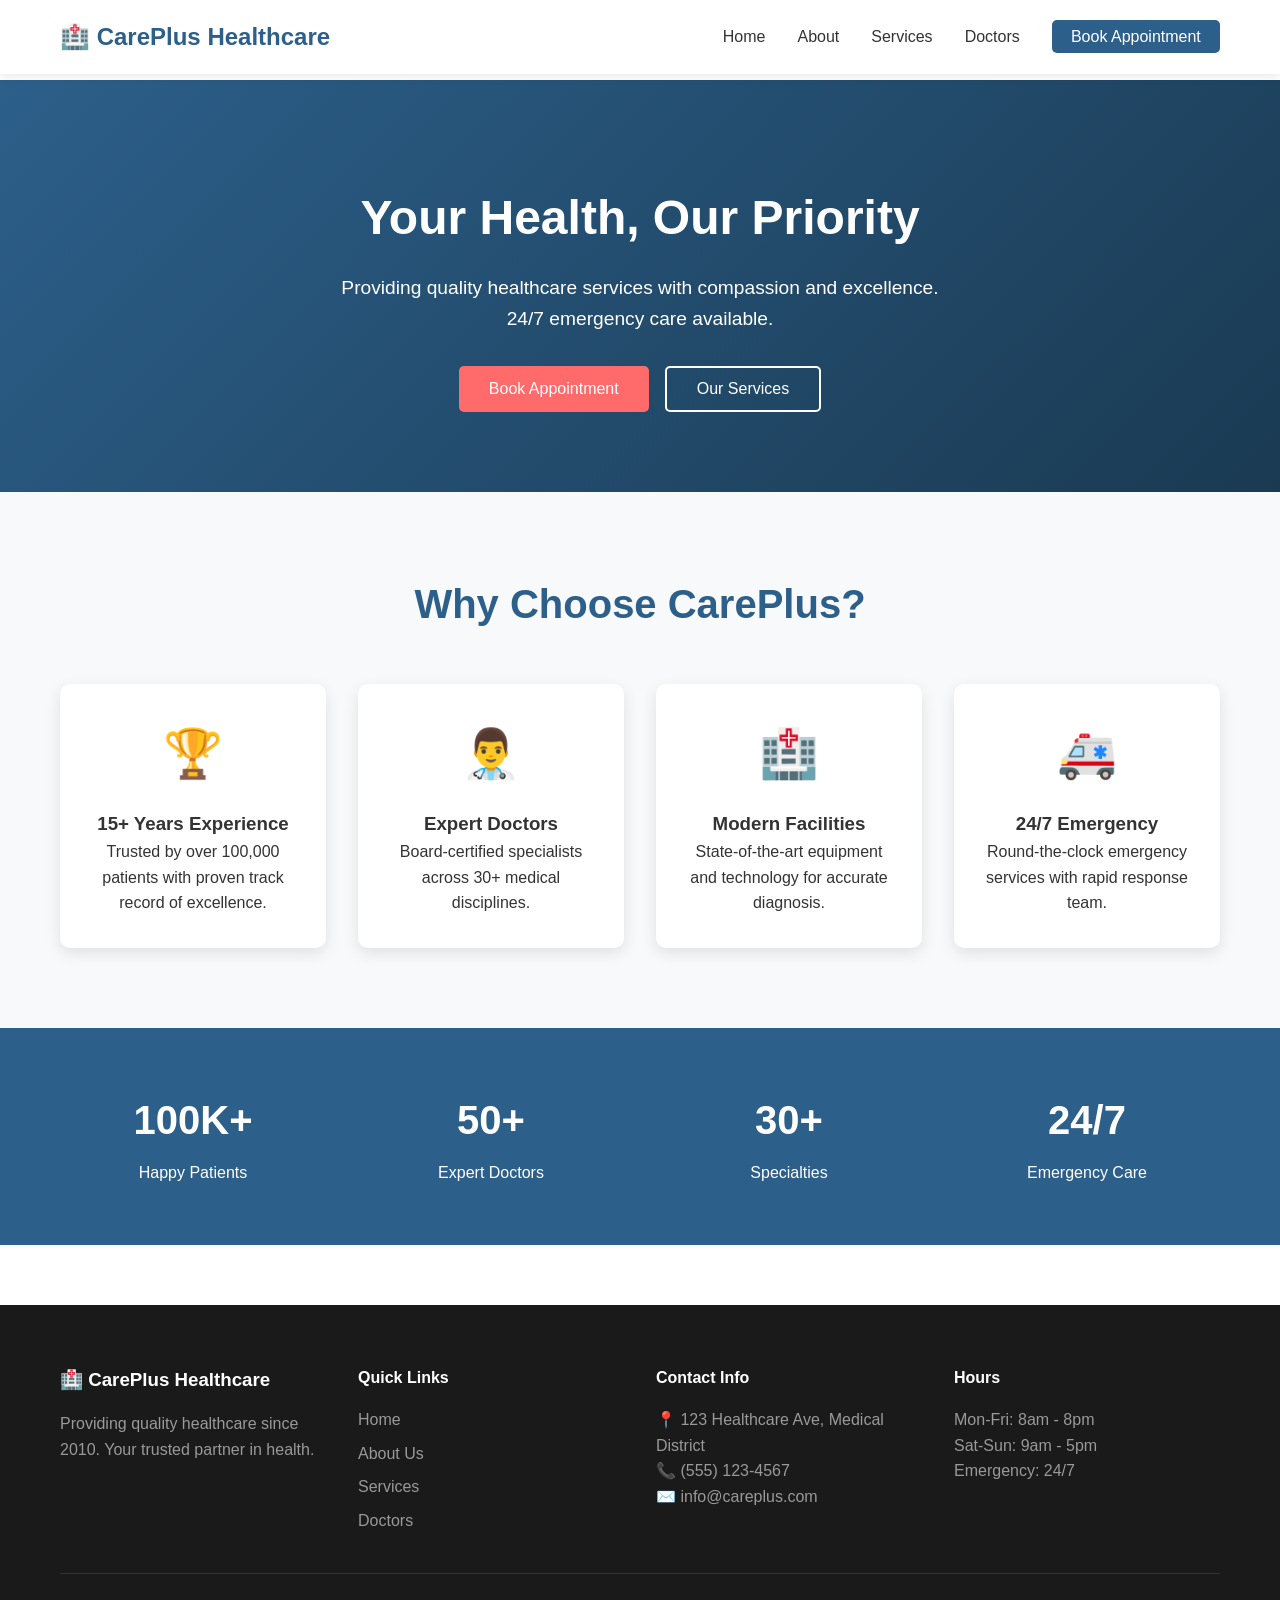
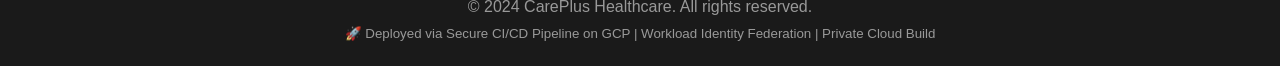
<file: index.html>
<!DOCTYPE html>
<html lang="en">
<head>
    <meta charset="UTF-8">
    <meta name="viewport" content="width=device-width, initial-scale=1.0">
    <title>CarePlus Healthcare | Quality Medical Care</title>
    <style>
        * {
            margin: 0;
            padding: 0;
            box-sizing: border-box;
        }

        body {
            font-family: 'Segoe UI', Tahoma, Geneva, Verdana, sans-serif;
            line-height: 1.6;
            color: #333;
        }

        .container {
            max-width: 1200px;
            margin: 0 auto;
            padding: 0 20px;
        }

        /* Navigation */
        .navbar {
            background: #ffffff;
            box-shadow: 0 2px 10px rgba(0,0,0,0.1);
            position: fixed;
            width: 100%;
            top: 0;
            z-index: 1000;
        }

        .navbar .container {
            display: flex;
            justify-content: space-between;
            align-items: center;
            padding: 1rem 20px;
        }

        .logo h2 {
            color: #2c5f8a;
            font-size: 1.5rem;
        }

        .nav-links {
            display: flex;
            list-style: none;
            gap: 2rem;
        }

        .nav-links li {
            cursor: pointer;
            padding: 0.5rem 0;
        }

        .nav-links a {
            text-decoration: none;
            color: #333;
            font-weight: 500;
            transition: color 0.3s;
        }

        .nav-links li:hover a {
            color: #2c5f8a;
        }

        .btn-appointment {
            background: #2c5f8a;
            color: white !important;
            padding: 0.5rem 1.2rem;
            border-radius: 5px;
        }

        /* Pages */
        .page {
            display: none;
            padding-top: 80px;
        }

        .active-page {
            display: block;
        }

        /* Hero Section */
        .hero {
            background: linear-gradient(135deg, #2c5f8a 0%, #1a3a52 100%);
            color: white;
            padding: 100px 0 80px;
            text-align: center;
        }

        .hero h1 {
            font-size: 3rem;
            margin-bottom: 1rem;
        }

        .hero p {
            font-size: 1.2rem;
            margin-bottom: 2rem;
            max-width: 600px;
            margin-left: auto;
            margin-right: auto;
        }

        .hero-buttons {
            display: flex;
            gap: 1rem;
            justify-content: center;
        }

        /* Buttons */
        .btn {
            padding: 12px 30px;
            text-decoration: none;
            border-radius: 5px;
            display: inline-block;
            transition: transform 0.3s;
            cursor: pointer;
            border: none;
            font-size: 1rem;
        }

        .btn:hover {
            transform: translateY(-2px);
        }

        .btn-primary {
            background: #ff6b6b;
            color: white;
        }

        .btn-secondary {
            background: transparent;
            color: white;
            border: 2px solid white;
        }

        /* Features Section */
        .features {
            padding: 80px 0;
            background: #f8f9fa;
        }

        .section-title {
            text-align: center;
            font-size: 2.5rem;
            margin-bottom: 3rem;
            color: #2c5f8a;
        }

        .features-grid {
            display: grid;
            grid-template-columns: repeat(auto-fit, minmax(250px, 1fr));
            gap: 2rem;
        }

        .feature-card {
            background: white;
            padding: 2rem;
            text-align: center;
            border-radius: 10px;
            box-shadow: 0 5px 15px rgba(0,0,0,0.1);
            transition: transform 0.3s;
        }

        .feature-card:hover {
            transform: translateY(-5px);
        }

        .feature-icon {
            font-size: 3rem;
            margin-bottom: 1rem;
        }

        /* Stats Section */
        .stats {
            background: #2c5f8a;
            color: white;
            padding: 60px 0;
        }

        .stats-grid {
            display: grid;
            grid-template-columns: repeat(auto-fit, minmax(200px, 1fr));
            text-align: center;
            gap: 2rem;
        }

        .stat-number {
            font-size: 2.5rem;
            font-weight: bold;
            margin-bottom: 0.5rem;
        }

        /* Services Grid */
        .services-grid {
            display: grid;
            grid-template-columns: repeat(auto-fit, minmax(300px, 1fr));
            gap: 2rem;
            padding: 60px 0;
        }

        .service-card {
            background: white;
            padding: 2rem;
            border-radius: 10px;
            box-shadow: 0 5px 15px rgba(0,0,0,0.1);
            transition: transform 0.3s;
        }

        .service-card:hover {
            transform: translateY(-5px);
        }

        .service-icon {
            font-size: 3rem;
            margin-bottom: 1rem;
        }

        /* Doctors Grid */
        .doctors-grid {
            display: grid;
            grid-template-columns: repeat(auto-fit, minmax(280px, 1fr));
            gap: 2rem;
            padding: 60px 0;
        }

        .doctor-card {
            background: white;
            padding: 2rem;
            text-align: center;
            border-radius: 10px;
            box-shadow: 0 5px 15px rgba(0,0,0,0.1);
        }

        .doctor-image {
            font-size: 4rem;
            margin-bottom: 1rem;
        }

        /* Form Styles */
        .form-container {
            max-width: 600px;
            margin: 60px auto;
            background: white;
            padding: 2rem;
            border-radius: 10px;
            box-shadow: 0 5px 15px rgba(0,0,0,0.1);
        }

        .form-group {
            margin-bottom: 1.5rem;
        }

        .form-group label {
            display: block;
            margin-bottom: 0.5rem;
            font-weight: 500;
        }

        .form-group input,
        .form-group select,
        .form-group textarea {
            width: 100%;
            padding: 0.75rem;
            border: 1px solid #ddd;
            border-radius: 5px;
            font-family: inherit;
        }

        .confirmation {
            text-align: center;
            margin-top: 2rem;
        }

        .success-message {
            background: #d4edda;
            color: #155724;
            padding: 2rem;
            border-radius: 10px;
        }

        /* Footer */
        .footer {
            background: #1a1a1a;
            color: #999;
            padding: 60px 0 20px;
            margin-top: 60px;
        }

        .footer-content {
            display: grid;
            grid-template-columns: repeat(auto-fit, minmax(250px, 1fr));
            gap: 2rem;
            margin-bottom: 2rem;
        }

        .footer-section h3,
        .footer-section h4 {
            color: white;
            margin-bottom: 1rem;
        }

        .footer-section ul {
            list-style: none;
            padding-left: 0;
        }

        .footer-section li {
            margin: 0.5rem 0;
        }

        .footer-section a {
            color: #999;
            text-decoration: none;
            cursor: pointer;
        }

        .footer-bottom {
            text-align: center;
            padding-top: 20px;
            border-top: 1px solid #333;
        }

        /* Page Header */
        .page-header {
            background: linear-gradient(135deg, #2c5f8a 0%, #1a3a52 100%);
            color: white;
            padding: 120px 0 60px;
            text-align: center;
        }

        /* Responsive */
        @media (max-width: 768px) {
            .nav-links {
                display: none;
            }
            
            .hero h1 {
                font-size: 2rem;
            }
            
            .features-grid,
            .services-grid,
            .doctors-grid,
            .stats-grid {
                grid-template-columns: 1fr;
            }
        }
    </style>
</head>
<body>
    <nav class="navbar">
        <div class="container">
            <div class="logo">
                <h2>🏥 CarePlus Healthcare</h2>
            </div>
            <ul class="nav-links">
                <li><a onclick="showPage('home')">Home</a></li>
                <li><a onclick="showPage('about')">About</a></li>
                <li><a onclick="showPage('services')">Services</a></li>
                <li><a onclick="showPage('doctors')">Doctors</a></li>
                <li><a onclick="showPage('appointment')" class="btn-appointment">Book Appointment</a></li>
            </ul>
        </div>
    </nav>

    <!-- HOME PAGE -->
    <div id="home" class="page active-page">
        <header class="hero">
            <div class="container">
                <div class="hero-content">
                    <h1>Your Health, Our Priority</h1>
                    <p>Providing quality healthcare services with compassion and excellence. 24/7 emergency care available.</p>
                    <div class="hero-buttons">
                        <button onclick="showPage('appointment')" class="btn btn-primary">Book Appointment</button>
                        <button onclick="showPage('services')" class="btn btn-secondary">Our Services</button>
                    </div>
                </div>
            </div>
        </header>

        <section class="features">
            <div class="container">
                <h2 class="section-title">Why Choose CarePlus?</h2>
                <div class="features-grid">
                    <div class="feature-card">
                        <div class="feature-icon">🏆</div>
                        <h3>15+ Years Experience</h3>
                        <p>Trusted by over 100,000 patients with proven track record of excellence.</p>
                    </div>
                    <div class="feature-card">
                        <div class="feature-icon">👨‍⚕️</div>
                        <h3>Expert Doctors</h3>
                        <p>Board-certified specialists across 30+ medical disciplines.</p>
                    </div>
                    <div class="feature-card">
                        <div class="feature-icon">🏥</div>
                        <h3>Modern Facilities</h3>
                        <p>State-of-the-art equipment and technology for accurate diagnosis.</p>
                    </div>
                    <div class="feature-card">
                        <div class="feature-icon">🚑</div>
                        <h3>24/7 Emergency</h3>
                        <p>Round-the-clock emergency services with rapid response team.</p>
                    </div>
                </div>
            </div>
        </section>

        <section class="stats">
            <div class="container">
                <div class="stats-grid">
                    <div class="stat">
                        <div class="stat-number">100K+</div>
                        <div class="stat-label">Happy Patients</div>
                    </div>
                    <div class="stat">
                        <div class="stat-number">50+</div>
                        <div class="stat-label">Expert Doctors</div>
                    </div>
                    <div class="stat">
                        <div class="stat-number">30+</div>
                        <div class="stat-label">Specialties</div>
                    </div>
                    <div class="stat">
                        <div class="stat-number">24/7</div>
                        <div class="stat-label">Emergency Care</div>
                    </div>
                </div>
            </div>
        </section>
    </div>

    <!-- ABOUT PAGE -->
    <div id="about" class="page">
        <div class="page-header">
            <div class="container">
                <h1>About CarePlus Healthcare</h1>
                <p>Excellence in healthcare since 2010</p>
            </div>
        </div>

        <section style="padding: 60px 0;">
            <div class="container">
                <div style="max-width: 800px; margin: 0 auto;">
                    <h2 style="color: #2c5f8a; margin-bottom: 1rem;">Our Mission</h2>
                    <p style="margin-bottom: 2rem;">To provide compassionate, high-quality healthcare services that improve the health and well-being of our community through excellence in patient care, education, and research.</p>
                    
                    <h2 style="color: #2c5f8a; margin-bottom: 1rem;">Our Vision</h2>
                    <p style="margin-bottom: 2rem;">To be the most trusted healthcare provider, recognized for clinical excellence, patient safety, and innovative medical solutions.</p>
                    
                    <h2 style="color: #2c5f8a; margin-bottom: 1rem;">Our Values</h2>
                    <ul style="list-style: none; padding-left: 0;">
                        <li style="margin: 1rem 0; padding: 0.5rem; background: #f8f9fa; border-radius: 5px;">✨ <strong>Compassion:</strong> Treat every patient with dignity and empathy</li>
                        <li style="margin: 1rem 0; padding: 0.5rem; background: #f8f9fa; border-radius: 5px;">🔬 <strong>Excellence:</strong> Commit to highest standards of care</li>
                        <li style="margin: 1rem 0; padding: 0.5rem; background: #f8f9fa; border-radius: 5px;">🤝 <strong>Integrity:</strong> Act with honesty and transparency</li>
                        <li style="margin: 1rem 0; padding: 0.5rem; background: #f8f9fa; border-radius: 5px;">💡 <strong>Innovation:</strong> Embrace cutting-edge medical technology</li>
                    </ul>
                </div>
            </div>
        </section>
    </div>

    <!-- SERVICES PAGE -->
    <div id="services" class="page">
        <div class="page-header">
            <div class="container">
                <h1>Our Medical Services</h1>
                <p>Comprehensive healthcare solutions for every need</p>
            </div>
        </div>

        <div class="container">
            <div class="services-grid">
                <div class="service-card">
                    <div class="service-icon">❤️</div>
                    <h3>Cardiology</h3>
                    <p>Heart health, diagnostics, and treatment including angioplasty and bypass surgery.</p>
                </div>
                <div class="service-card">
                    <div class="service-icon">🧠</div>
                    <h3>Neurology</h3>
                    <p>Brain and nervous system disorders, stroke care, and neurosurgery.</p>
                </div>
                <div class="service-card">
                    <div class="service-icon">🦴</div>
                    <h3>Orthopedics</h3>
                    <p>Bone, joint, and muscle care including joint replacement and sports medicine.</p>
                </div>
                <div class="service-card">
                    <div class="service-icon">👶</div>
                    <h3>Pediatrics</h3>
                    <p>Specialized care for infants, children, and adolescents.</p>
                </div>
                <div class="service-card">
                    <div class="service-icon">🤰</div>
                    <h3>Obstetrics & Gynecology</h3>
                    <p>Women's health, pregnancy care, and reproductive health services.</p>
                </div>
                <div class="service-card">
                    <div class="service-icon">👁️</div>
                    <h3>Ophthalmology</h3>
                    <p>Eye care including vision tests, cataract surgery, and LASIK.</p>
                </div>
            </div>
        </div>
    </div>

    <!-- DOCTORS PAGE -->
    <div id="doctors" class="page">
        <div class="page-header">
            <div class="container">
                <h1>Meet Our Expert Doctors</h1>
                <p>Highly qualified and experienced medical professionals</p>
            </div>
        </div>

        <div class="container">
            <div class="doctors-grid">
                <div class="doctor-card">
                    <div class="doctor-image">👨‍⚕️</div>
                    <h3>Dr. James Wilson</h3>
                    <p class="doctor-specialty" style="color: #ff6b6b;">Cardiologist</p>
                    <p>20 years experience | MD, FACC</p>
                    <button onclick="showPage('appointment')" class="btn btn-primary" style="margin-top: 1rem;">Book Appointment</button>
                </div>
                <div class="doctor-card">
                    <div class="doctor-image">👩‍⚕️</div>
                    <h3>Dr. Sarah Johnson</h3>
                    <p class="doctor-specialty" style="color: #ff6b6b;">Neurologist</p>
                    <p>15 years experience | MD, PhD</p>
                    <button onclick="showPage('appointment')" class="btn btn-primary" style="margin-top: 1rem;">Book Appointment</button>
                </div>
                <div class="doctor-card">
                    <div class="doctor-image">👨‍⚕️</div>
                    <h3>Dr. Michael Chen</h3>
                    <p class="doctor-specialty" style="color: #ff6b6b;">Orthopedic Surgeon</p>
                    <p>18 years experience | MD, FRCS</p>
                    <button onclick="showPage('appointment')" class="btn btn-primary" style="margin-top: 1rem;">Book Appointment</button>
                </div>
                <div class="doctor-card">
                    <div class="doctor-image">👩‍⚕️</div>
                    <h3>Dr. Emily Rodriguez</h3>
                    <p class="doctor-specialty" style="color: #ff6b6b;">Pediatrician</p>
                    <p>12 years experience | MD, FAAP</p>
                    <button onclick="showPage('appointment')" class="btn btn-primary" style="margin-top: 1rem;">Book Appointment</button>
                </div>
            </div>
        </div>
    </div>

    <!-- APPOINTMENT PAGE -->
    <div id="appointment" class="page">
        <div class="page-header">
            <div class="container">
                <h1>Book an Appointment</h1>
                <p>Schedule your visit with our expert doctors</p>
            </div>
        </div>

        <div class="form-container">
            <form id="appointmentForm" onsubmit="submitAppointment(event)">
                <div class="form-group">
                    <label>Full Name *</label>
                    <input type="text" id="name" required>
                </div>
                
                <div class="form-group">
                    <label>Email *</label>
                    <input type="email" id="email" required>
                </div>
                
                <div class="form-group">
                    <label>Phone Number *</label>
                    <input type="tel" id="phone" required>
                </div>
                
                <div class="form-group">
                    <label>Select Doctor *</label>
                    <select id="doctor" required>
                        <option value="">Select a doctor</option>
                        <option>Dr. James Wilson - Cardiologist</option>
                        <option>Dr. Sarah Johnson - Neurologist</option>
                        <option>Dr. Michael Chen - Orthopedic</option>
                        <option>Dr. Emily Rodriguez - Pediatrician</option>
                    </select>
                </div>
                
                <div class="form-group">
                    <label>Preferred Date *</label>
                    <input type="date" id="date" required>
                </div>
                
                <div class="form-group">
                    <label>Preferred Time *</label>
                    <select id="time" required>
                        <option value="">Select time</option>
                        <option>9:00 AM</option>
                        <option>10:00 AM</option>
                        <option>11:00 AM</option>
                        <option>2:00 PM</option>
                        <option>3:00 PM</option>
                        <option>4:00 PM</option>
                    </select>
                </div>
                
                <div class="form-group">
                    <label>Symptoms / Reason for Visit *</label>
                    <textarea id="symptoms" rows="4" required></textarea>
                </div>
                
                <button type="submit" class="btn btn-primary">Confirm Appointment</button>
            </form>
            <div id="confirmation" style="display:none;" class="confirmation"></div>
        </div>
    </div>

    <footer class="footer">
        <div class="container">
            <div class="footer-content">
                <div class="footer-section">
                    <h3>🏥 CarePlus Healthcare</h3>
                    <p>Providing quality healthcare since 2010. Your trusted partner in health.</p>
                </div>
                <div class="footer-section">
                    <h4>Quick Links</h4>
                    <ul>
                        <li><a onclick="showPage('home')">Home</a></li>
                        <li><a onclick="showPage('about')">About Us</a></li>
                        <li><a onclick="showPage('services')">Services</a></li>
                        <li><a onclick="showPage('doctors')">Doctors</a></li>
                    </ul>
                </div>
                <div class="footer-section">
                    <h4>Contact Info</h4>
                    <p>📍 123 Healthcare Ave, Medical District</p>
                    <p>📞 (555) 123-4567</p>
                    <p>✉️ info@careplus.com</p>
                </div>
                <div class="footer-section">
                    <h4>Hours</h4>
                    <p>Mon-Fri: 8am - 8pm</p>
                    <p>Sat-Sun: 9am - 5pm</p>
                    <p>Emergency: 24/7</p>
                </div>
            </div>
            <div class="footer-bottom">
                <p>&copy; 2024 CarePlus Healthcare. All rights reserved.</p>
                <small>🚀 Deployed via Secure CI/CD Pipeline on GCP | Workload Identity Federation | Private Cloud Build</small>
            </div>
        </div>
    </footer>

    <script>
        function showPage(pageId) {
            // Hide all pages
            document.querySelectorAll('.page').forEach(page => {
                page.classList.remove('active-page');
            });
            // Show selected page
            document.getElementById(pageId).classList.add('active-page');
            // Scroll to top
            window.scrollTo({ top: 0, behavior: 'smooth' });
        }

        function submitAppointment(event) {
            event.preventDefault();
            const name = document.getElementById('name').value;
            const doctor = document.getElementById('doctor').value;
            const date = document.getElementById('date').value;
            const time = document.getElementById('time').value;
            
            const confirmation = document.getElementById('confirmation');
            confirmation.style.display = 'block';
            confirmation.innerHTML = `
                <div class="success-message">
                    <div style="font-size: 3rem; margin-bottom: 1rem;">✓</div>
                    <h3>Appointment Confirmed!</h3>
                    <p>Dear ${name}, your appointment with ${doctor} on ${date} at ${time} has been scheduled.</p>
                    <p>A confirmation will be sent to your email shortly.</p>
                    <p><strong>Please arrive 15 minutes before your scheduled time.</strong></p>
                    <button onclick="location.reload()" class="btn btn-primary">Book Another</button>
                </div>
            `;
            document.getElementById('appointmentForm').reset();
            confirmation.scrollIntoView({ behavior: 'smooth' });
        }
    </script>
</body>
</html>
</file>
